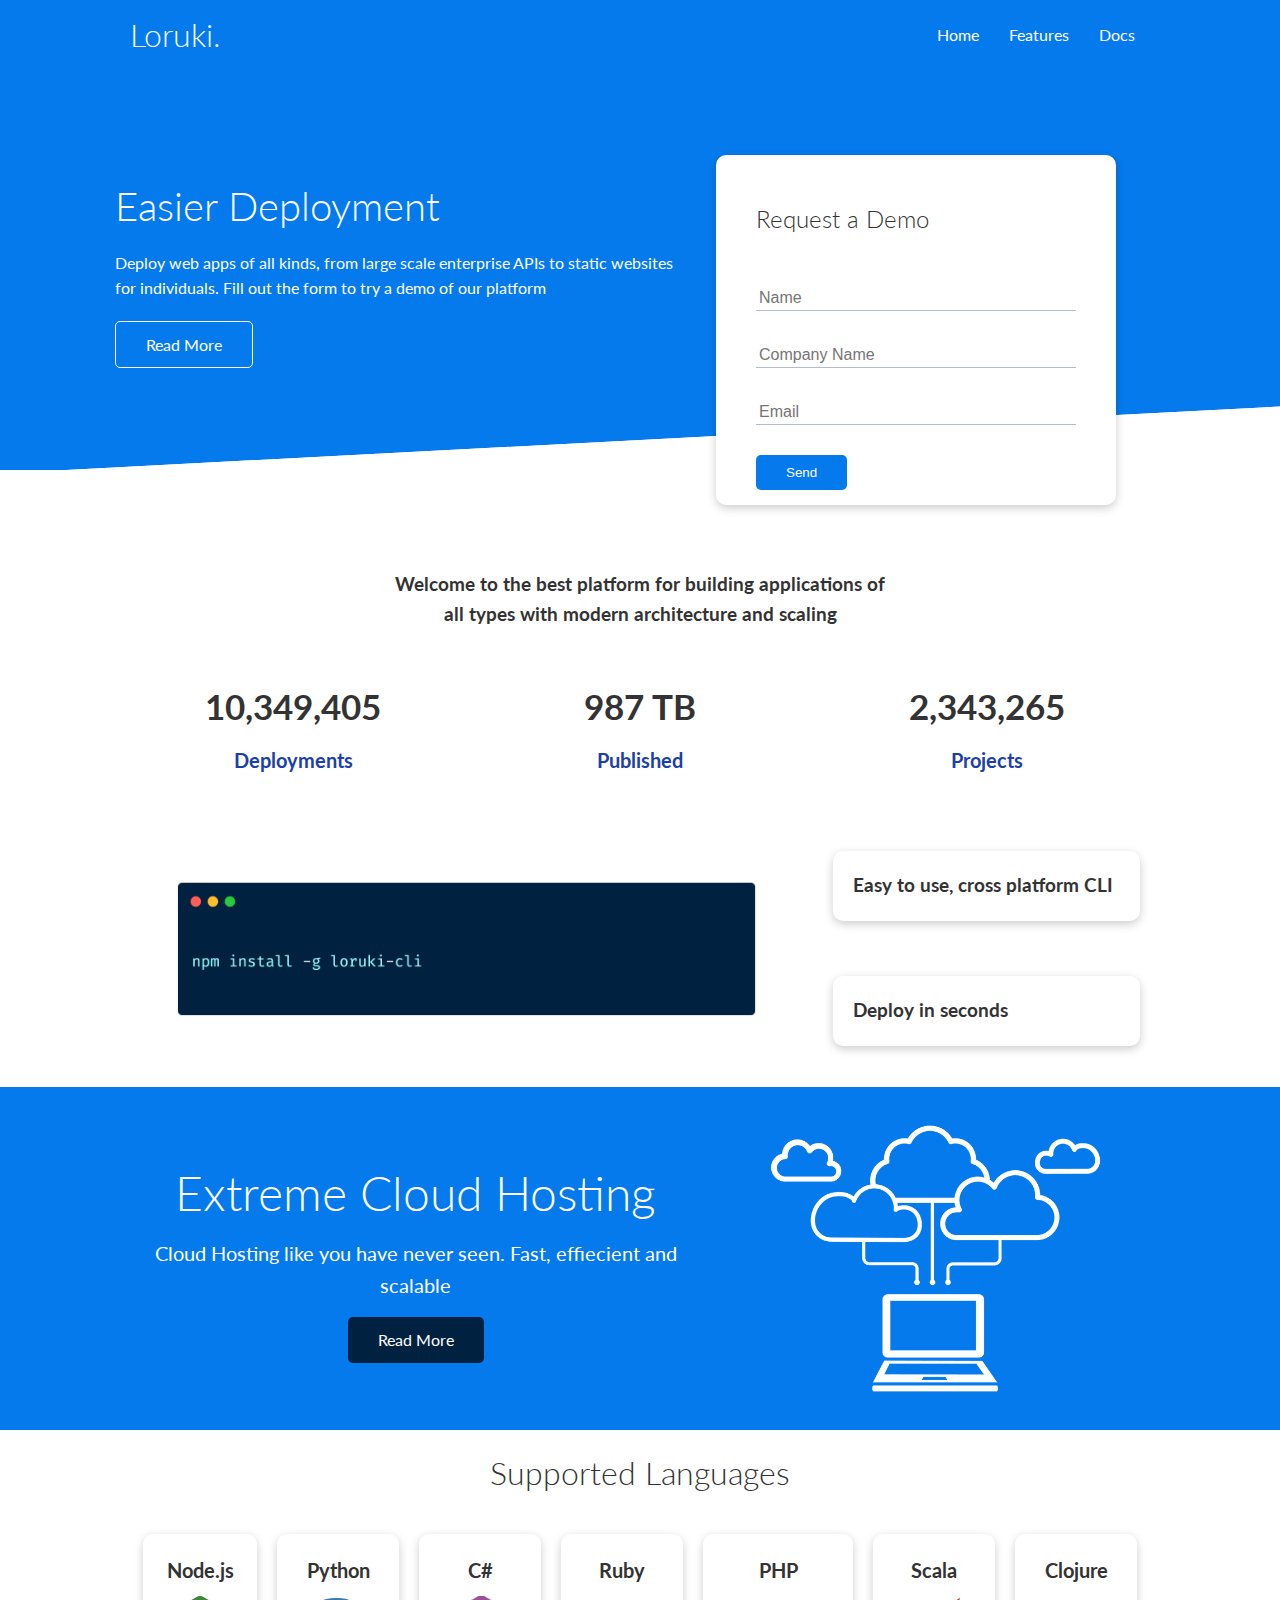
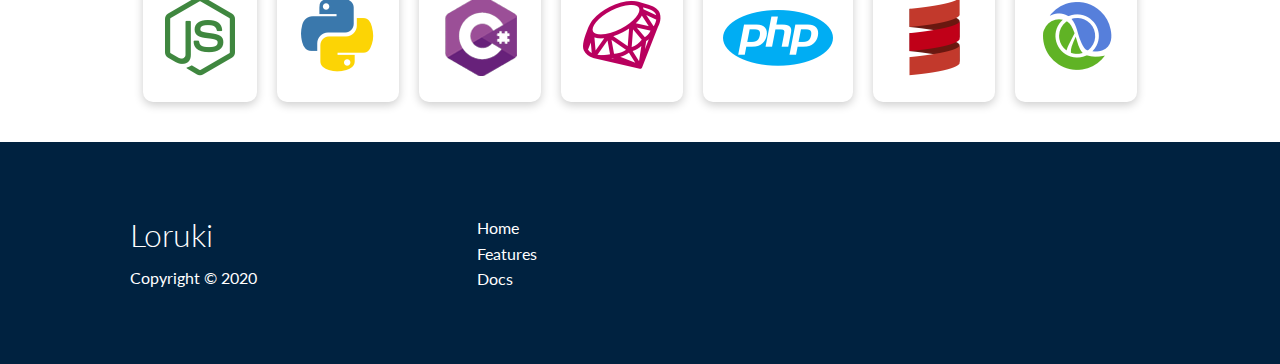
<file: index.html>
<!DOCTYPE html>
<html lang="en">
  <head>
    <meta charset="UTF-8" />
    <meta http-equiv="X-UA-Compatible" content="IE=edge" />
    <meta name="viewport" content="width=device-width, initial-scale=1.0" />
    <link
      rel="stylesheet"
      href="https://cdnjs.cloudflare.com/ajax/libs/font-awesome/5.15.2/css/all.min.css"
      integrity="sha512-HK5fgLBL+xu6dm/Ii3z4xhlSUyZgTT9tuc/hSrtw6uzJOvgRr2a9jyxxT1ely+B+xFAmJKVSTbpM/CuL7qxO8w=="
      crossorigin="anonymous"
    />
    <link rel="stylesheet" href="css/utilities.css" />
    <link rel="stylesheet" href="css/styles.css" />
    <title>Loruki | Cloud Hosting For Everyone</title>
  </head>
  <body>
    <!-- Navbar -->
    <div class="navbar">
      <div class="container flex">
        <h1 class="logo">Loruki.</h1>
        <nav>
          <ul>
            <li>
              <a href="index.html">Home</a>
            </li>
            <li><a href="features.html">Features</a></li>
            <li><a href="docs.html">Docs</a></li>
          </ul>
        </nav>
      </div>
    </div>

    <!-- Showcase -->
    <section class="showcase">
      <div class="container grid">
        <div class="showcase-text">
          <h1>Easier Deployment</h1>
          <p>
            Deploy web apps of all kinds, from large scale enterprise APIs to
            static websites for individuals. Fill out the form to try a demo of
            our platform
          </p>
          <a href="features.html" class="btn btn-outline">Read More</a>
        </div>
        <div class="showcase-form card">
          <h2>Request a Demo</h2>
          <form
            name="contact"
            method="POST"
            netlify-honeypot="bot-field"
            data-netlify="true"
          >
            <input type="hidden" name="form-name" value="contact" />
            <p class="hidden">
              <label
                >Don’t fill this out if you’re human: <input name="bot-field"
              /></label>
            </p>
            <div class="form-control">
              <input type="text" name="name" placeholder="Name" required />
            </div>
            <div class="form-control">
              <input
                type="text"
                name="company"
                placeholder="Company Name"
                required
              />
            </div>
            <div class="form-control">
              <input type="email" name="name" placeholder="Email" required />
            </div>
            <input type="submit" value="Send" class="btn btn-primary" />
          </form>
        </div>
      </div>
    </section>

    <!-- Stats -->

    <section class="stats">
      <div class="container">
        <h3 class="stats-heading text-center my-1">
          Welcome to the best platform for building applications of all types
          with modern architecture and scaling
        </h3>
        <div class="grid grid-3 text-center my-4">
          <div>
            <i class="fas fa-server fa-3x"></i>
            <h3>10,349,405</h3>
            <p class="text-secondary">Deployments</p>
          </div>
          <div>
            <i class="fas fa-upload fa-3x"></i>
            <h3>987 TB</h3>
            <p class="text-secondary">Published</p>
          </div>
          <div>
            <i class="fas fa-project-diagram fa-3x"></i>
            <h3>2,343,265</h3>
            <p class="text-secondary">Projects</p>
          </div>
        </div>
      </div>
    </section>

    <!-- Cli -->
    <section class="cli">
      <div class="container grid">
        <img src="images/cli.png" alt="" />
        <div class="card">
          <h3>Easy to use, cross platform CLI</h3>
        </div>
        <div class="card">
          <h3>Deploy in seconds</h3>
        </div>
      </div>
    </section>
    <!-- Clud -->
    <section class="cloud bg-primary my-2 py-2">
      <div class="container grid">
        <div class="text-center">
          <h2 class="lg">Extreme Cloud Hosting</h2>
          <p class="lead my-1">
            Cloud Hosting like you have never seen. Fast, effiecient and
            scalable
          </p>
          <a href="featuers.html" class="btn btn-dark">Read More</a>
        </div>
        <img src="images/cloud.png" alt="" />
      </div>
    </section>

    <!-- Languages -->
    <section class="languages">
      <h2 class="md text-center my-2">Supported Languages</h2>
      <div class="container flex">
        <div class="card">
          <h4>Node.js</h4>
          <img src="images/logos/node.png" alt="" />
        </div>
        <div class="card">
          <h4>Python</h4>
          <img src="images/logos/python.png" alt="" />
        </div>
        <div class="card">
          <h4>C#</h4>
          <img src="images/logos/csharp.png" alt="" />
        </div>
        <div class="card">
          <h4>Ruby</h4>
          <img src="images/logos/ruby.png" alt="" />
        </div>
        <div class="card">
          <h4>PHP</h4>
          <img src="images/logos/php.png" alt="" />
        </div>
        <div class="card">
          <h4>Scala</h4>
          <img src="images/logos/scala.png" alt="" />
        </div>
        <div class="card">
          <h4>Clojure</h4>
          <img src="images/logos/clojure.png" alt="" />
        </div>
      </div>
    </section>

    <!-- Footer -->
    <footer class="footer bg-dark py-5">
      <div class="container grid grid-3">
        <div>
          <h1>Loruki</h1>
          <p>Copyright &copy; 2020</p>
        </div>
        <nav>
          <ul>
            <li>
              <a href="index.html">Home</a>
            </li>
            <li><a href="features.html">Features</a></li>
            <li><a href="docs.html">Docs</a></li>
          </ul>
        </nav>
        <div class="social">
          <a href="#"><i class="fab fa-github fa-2x"></i></a>
          <a href="#"><i class="fab fa-facebook fa-2x"></i></a>
          <a href="#"><i class="fab fa-instagram fa-2x"></i></a>
          <a href="#"><i class="fab fa-twitter fa-2x"></i></a>
        </div>
      </div>
    </footer>
  </body>
</html>
</file>
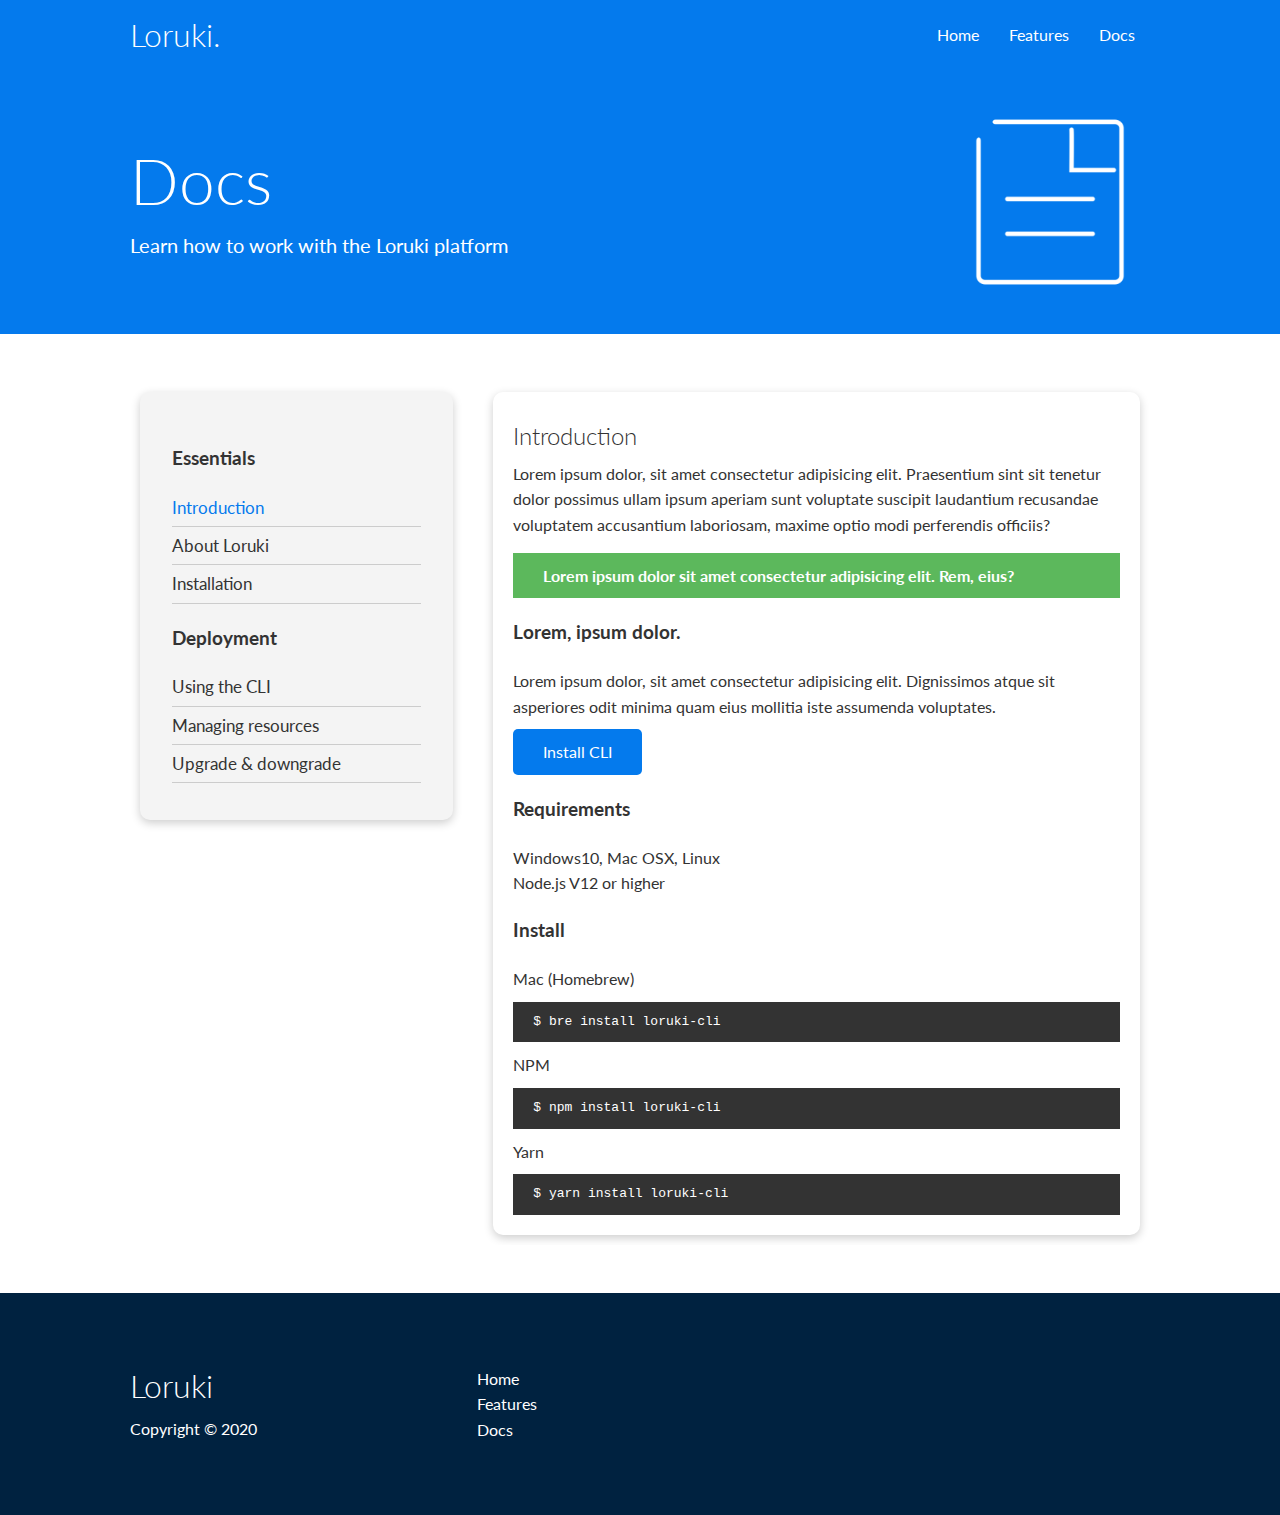
<file: docs.html>
<!DOCTYPE html>
<html lang="en">
  <head>
    <meta charset="UTF-8" />
    <meta http-equiv="X-UA-Compatible" content="IE=edge" />
    <meta name="viewport" content="width=device-width, initial-scale=1.0" />
    <link
      rel="stylesheet"
      href="https://cdnjs.cloudflare.com/ajax/libs/font-awesome/5.15.2/css/all.min.css"
      integrity="sha512-HK5fgLBL+xu6dm/Ii3z4xhlSUyZgTT9tuc/hSrtw6uzJOvgRr2a9jyxxT1ely+B+xFAmJKVSTbpM/CuL7qxO8w=="
      crossorigin="anonymous"
    />
    <link rel="stylesheet" href="css/utilities.css" />
    <link rel="stylesheet" href="css/styles.css" />
    <title>Loruki | Cloud Hosting For Everyone</title>
  </head>
  <body>
    <!-- Navbar -->
    <div class="navbar">
      <div class="container flex">
        <h1 class="logo">Loruki.</h1>
        <nav>
          <ul>
            <li>
              <a href="index.html">Home</a>
            </li>
            <li><a href="features.html">Features</a></li>
            <li><a href="docs.html">Docs</a></li>
          </ul>
        </nav>
      </div>
    </div>

    <!-- Head -->
    <section class="docs-head bg-primary py-3">
      <div class="container grid">
        <div>
          <h1 class="xl">Docs</h1>
          <p class="lead">Learn how to work with the Loruki platform</p>
        </div>
        <img src="images/docs.png" alt="" />
      </div>
    </section>

    <!-- Docs Main -->
    <section class="docs-main my-4">
      <div class="container grid">
        <div class="card bg-light p-3">
          <h3 class="my-2">Essentials</h3>
          <nav>
            <ul>
              <li>
                <a class="text-primary" href="#">Introduction</a>
              </li>
              <li>
                <a href="#">About Loruki</a>
              </li>
              <li>
                <a href="#">Installation</a>
              </li>
            </ul>
          </nav>

          <h3 class="my-2">Deployment</h3>
          <nav>
            <ul>
              <li><a href="#">Using the CLI</a></li>
              <li><a href="#">Managing resources</a></li>
              <li><a href="#">Upgrade & downgrade</a></li>
            </ul>
          </nav>
        </div>
        <div class="card">
          <h2>Introduction</h2>
          <p>
            Lorem ipsum dolor, sit amet consectetur adipisicing elit.
            Praesentium sint sit tenetur dolor possimus ullam ipsum aperiam sunt
            voluptate suscipit laudantium recusandae voluptatem accusantium
            laboriosam, maxime optio modi perferendis officiis?
          </p>
          <div class="alert alert-success">
            <i class="fas fa-info"></i>
            Lorem ipsum dolor sit amet consectetur adipisicing elit. Rem, eius?
          </div>
          <h3>Lorem, ipsum dolor.</h3>
          <p>
            Lorem ipsum dolor, sit amet consectetur adipisicing elit.
            Dignissimos atque sit asperiores odit minima quam eius mollitia iste
            assumenda voluptates.
          </p>
          <a href="#" class="btn btn-primary">Install CLI</a>
          <h3>Requirements</h3>
          <ul>
            <li>Windows10, Mac OSX, Linux</li>
            <li>Node.js V12 or higher</li>
          </ul>
          <h3>Install</h3>
          <p>Mac (Homebrew)</p>
          <pre><code>$ bre install loruki-cli</code></pre>
          <p>NPM</p>
          <pre><code>$ npm install loruki-cli</code></pre>
          <p>Yarn</p>
          <pre><code>$ yarn install loruki-cli</code></pre>
        </div>
      </div>
    </section>

    <!-- Footer -->
    <footer class="footer bg-dark py-5">
      <div class="container grid grid-3">
        <div>
          <h1>Loruki</h1>
          <p>Copyright &copy; 2020</p>
        </div>
        <nav>
          <ul>
            <li>
              <a href="index.html">Home</a>
            </li>
            <li><a href="features.html">Features</a></li>
            <li><a href="docs.html">Docs</a></li>
          </ul>
        </nav>
        <div class="social">
          <a href="#"><i class="fab fa-github fa-2x"></i></a>
          <a href="#"><i class="fab fa-facebook fa-2x"></i></a>
          <a href="#"><i class="fab fa-instagram fa-2x"></i></a>
          <a href="#"><i class="fab fa-twitter fa-2x"></i></a>
        </div>
      </div>
    </footer>
  </body>
</html>
</file>
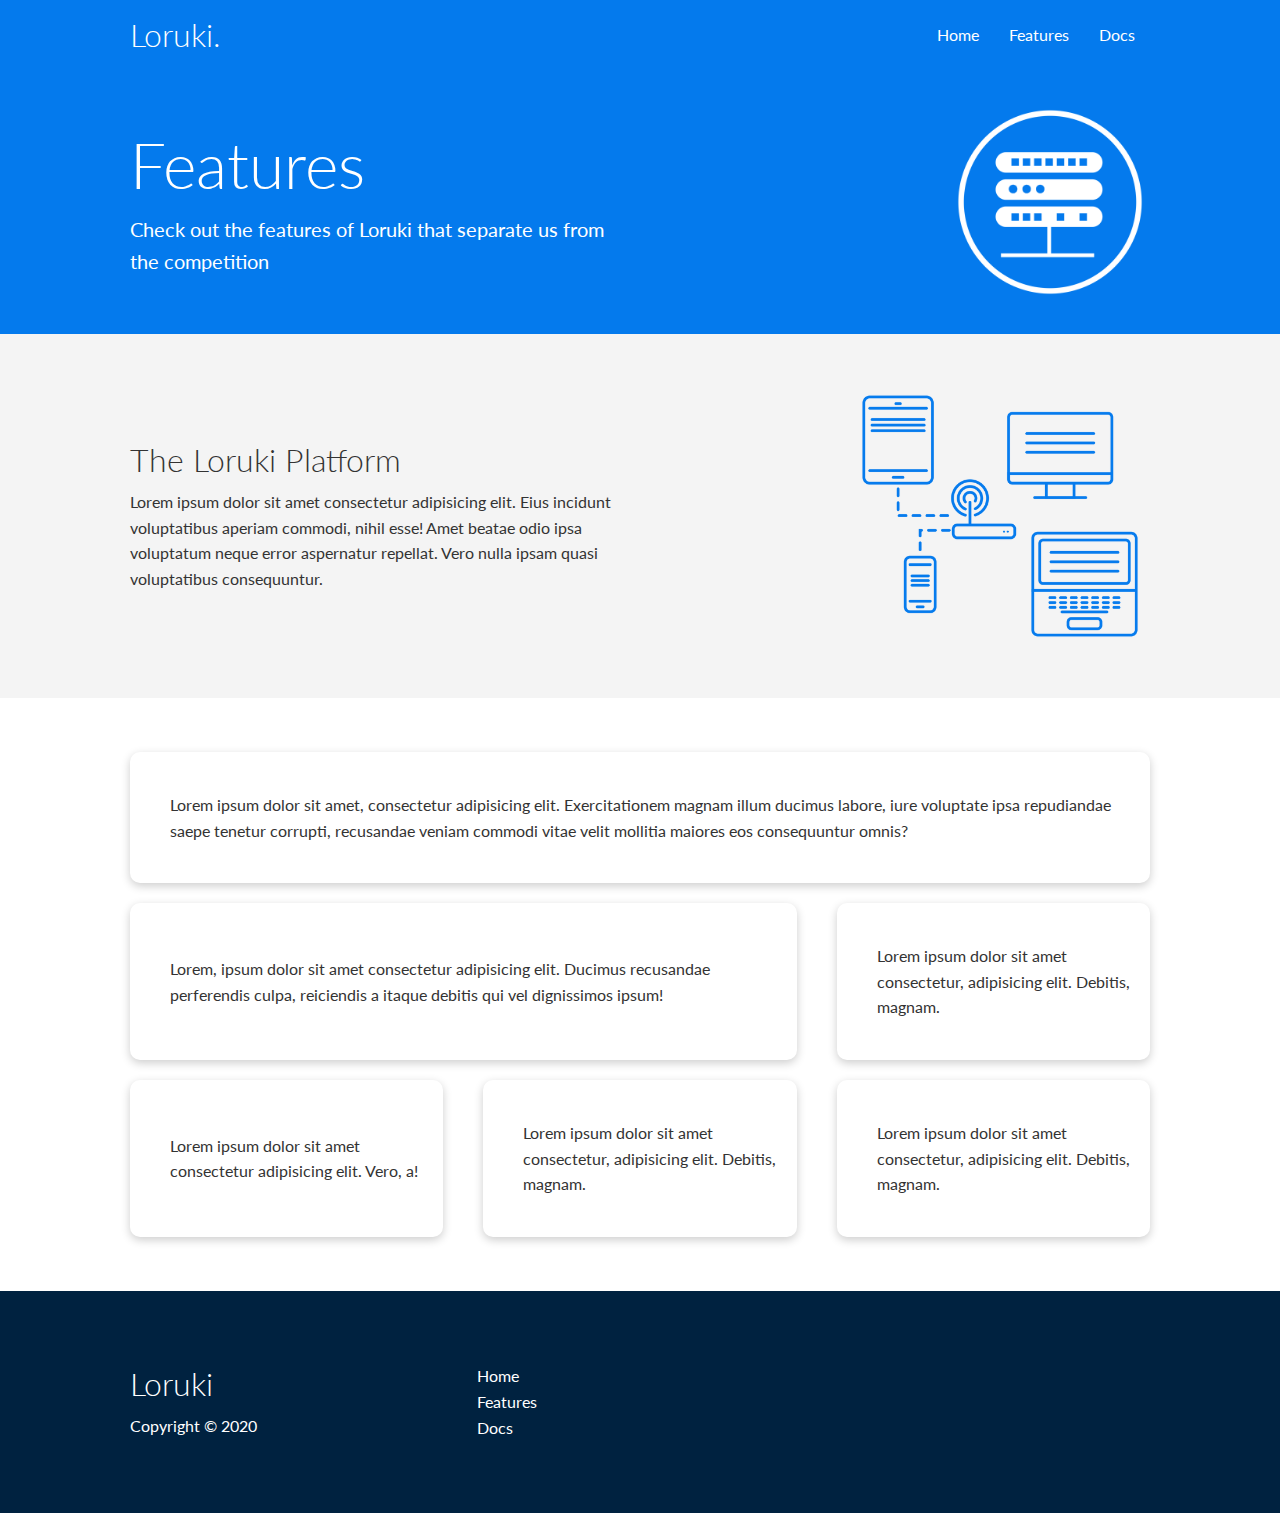
<file: features.html>
<!DOCTYPE html>
<html lang="en">
  <head>
    <meta charset="UTF-8" />
    <meta http-equiv="X-UA-Compatible" content="IE=edge" />
    <meta name="viewport" content="width=device-width, initial-scale=1.0" />
    <link
      rel="stylesheet"
      href="https://cdnjs.cloudflare.com/ajax/libs/font-awesome/5.15.2/css/all.min.css"
      integrity="sha512-HK5fgLBL+xu6dm/Ii3z4xhlSUyZgTT9tuc/hSrtw6uzJOvgRr2a9jyxxT1ely+B+xFAmJKVSTbpM/CuL7qxO8w=="
      crossorigin="anonymous"
    />
    <link rel="stylesheet" href="css/utilities.css" />
    <link rel="stylesheet" href="css/styles.css" />
    <title>Loruki | Cloud Hosting For Everyone</title>
  </head>
  <body>
    <!-- Navbar -->
    <div class="navbar">
      <div class="container flex">
        <h1 class="logo">Loruki.</h1>
        <nav>
          <ul>
            <li>
              <a href="index.html">Home</a>
            </li>
            <li><a href="features.html">Features</a></li>
            <li><a href="docs.html">Docs</a></li>
          </ul>
        </nav>
      </div>
    </div>

    <!-- Head -->
    <section class="features-head bg-primary py-3">
      <div class="container grid">
        <div>
          <h1 class="xl">Features</h1>
          <p class="lead">
            Check out the features of Loruki that separate us from the
            competition
          </p>
        </div>
        <img src="images/server.png" alt="" />
      </div>
    </section>

    <!-- Sub head -->
    <section class="features-sub-head bg-light py-3">
      <div class="container grid">
        <div>
          <h1 class="md">The Loruki Platform</h1>
          <p>
            Lorem ipsum dolor sit amet consectetur adipisicing elit. Eius
            incidunt voluptatibus aperiam commodi, nihil esse! Amet beatae odio
            ipsa voluptatum neque error aspernatur repellat. Vero nulla ipsam
            quasi voluptatibus consequuntur.
          </p>
        </div>
        <img src="images/server2.png" alt="" />
      </div>
    </section>

    <section class="features-main my-2">
      <div class="container grid grid-3">
        <div class="card flex">
          <i class="fas fa-server fa-3x"></i>
          <p>
            Lorem ipsum dolor sit amet, consectetur adipisicing elit.
            Exercitationem magnam illum ducimus labore, iure voluptate ipsa
            repudiandae saepe tenetur corrupti, recusandae veniam commodi vitae
            velit mollitia maiores eos consequuntur omnis?
          </p>
        </div>
        <div class="card flex">
          <i class="fas fa-network-wired fa-3x"></i>
          <p>
            Lorem, ipsum dolor sit amet consectetur adipisicing elit. Ducimus
            recusandae perferendis culpa, reiciendis a itaque debitis qui vel
            dignissimos ipsum!
          </p>
        </div>
        <div class="card flex">
          <i class="fas fa-laptop-code fa-3x"></i>
          <p>
            Lorem ipsum dolor sit amet consectetur, adipisicing elit. Debitis,
            magnam.
          </p>
        </div>
        <div class="card flex">
          <i class="fas fa-database fa-3x"></i>
          <p>
            Lorem ipsum dolor sit amet consectetur adipisicing elit. Vero, a!
          </p>
        </div>
        <div class="card flex">
          <i class="fas fa-power-off fa-3x"></i>
          <p>
            Lorem ipsum dolor sit amet consectetur, adipisicing elit. Debitis,
            magnam.
          </p>
        </div>
        <div class="card flex">
          <i class="fas fa-upload fa-3x"></i>
          <p>
            Lorem ipsum dolor sit amet consectetur, adipisicing elit. Debitis,
            magnam.
          </p>
        </div>
      </div>
    </section>
    <!-- Footer -->
    <footer class="footer bg-dark py-5">
      <div class="container grid grid-3">
        <div>
          <h1>Loruki</h1>
          <p>Copyright &copy; 2020</p>
        </div>
        <nav>
          <ul>
            <li>
              <a href="index.html">Home</a>
            </li>
            <li><a href="features.html">Features</a></li>
            <li><a href="docs.html">Docs</a></li>
          </ul>
        </nav>
        <div class="social">
          <a href="#"><i class="fab fa-github fa-2x"></i></a>
          <a href="#"><i class="fab fa-facebook fa-2x"></i></a>
          <a href="#"><i class="fab fa-instagram fa-2x"></i></a>
          <a href="#"><i class="fab fa-twitter fa-2x"></i></a>
        </div>
      </div>
    </footer>
  </body>
</html>
</file>
<file: css/utilities.css>
.container {
  max-width: 1100px;
  margin: 0 auto;
  overflow: auto;
  padding: 0 40px;
}

.card {
  background-color: #fff;
  color: #333;
  border-radius: 10px;
  box-shadow: 0 3px 10px rgba(0, 0, 0, 0.2);
  padding: 20px;
  margin: 10px;
}

.btn {
  display: inline-block;
  padding: 10px 30px;
  cursor: pointer;
  background-color: var(--primary-color);
  color: #fff;
  border: none;
  border-radius: 5px;
}

.btn-outline {
  background-color: transparent;
  border: 1px #fff solid;
}

.btn:hover {
  transform: scale(0.98);
}
/* Backgrounds & colored buttons */
.bg-primary,
.btn-primary {
  background-color: var(--primary-color);
  color: #fff;
}

.bg-secondary,
.btn-secondary {
  background-color: var(--secondary-color);
  color: #fff;
}

.bg-dark,
.btn-dark {
  background-color: var(--dark-color);
  color: #fff;
}

.bg-light,
.btn-light {
  background-color: var(--light-color);
  color: #333;
}

.bg-primary a,
.btn-primary a,
.bg-secondary a,
.btn-secondary a,
.bg-dark a,
.btn-dark a {
  color: #fff;
}

/* Text colors */
.text-primary {
  color: var(--primary-color);
}

.text-secondary {
  color: var(--secondary-color);
}

.text-dark {
  color: var(--dark-color);
}

.text-light {
  color: var(--light-color);
}

/* Text sizes */
.lead {
  font-size: 20px;
}

.sm {
  font-size: 1rem;
}

.md {
  font-size: 2rem;
}

.lg {
  font-size: 3rem;
}

.xl {
  font-size: 4rem;
}

.text-center {
  text-align: center;
}

/* Alert */
.alert {
  background-color: var(--light-color);
  padding: 10px 20px;
  font-weight: bold;
  margin: 15px 0;
}

.alert i {
  margin-right: 10px;
}

.alert-success {
  background-color: var(--success-color);
  color: #fff;
}

.alert-error {
  background-color: var(--error-color);
  color: #fff;
}

.flex {
  display: flex;
  justify-content: center;
  align-items: center;
  height: 100%;
}

.grid {
  display: grid;
  grid-template-columns: repeat(2, 1fr);
  gap: 20px;
  justify-content: center;
  align-items: center;
  height: 100%;
}

.grid-3 {
  grid-template-columns: repeat(3, 1fr);
}

/* Margin */

.py-1 {
  padding: 1rem 0;
}

.py-2 {
  padding: 1.5rem 0;
}

.py-3 {
  padding: 2rem 0;
}

.py-4 {
  padding: 3rem 0;
}

.py-5 {
  padding: 4rem 0;
}

.p-1 {
  padding: 1rem;
}

.p-2 {
  padding: 1.5rem;
}

.p-3 {
  padding: 2rem;
}

.p-4 {
  padding: 3rem;
}

.p-5 {
  padding: 4rem;
}

/* Padding */

.my-1 {
  margin: 1rem 0;
}

.my-2 {
  margin: 1.5rem 0;
}

.my-3 {
  margin: 2rem 0;
}

.my-4 {
  margin: 3rem 0;
}

.my-5 {
  margin: 4rem 0;
}

.m-1 {
  margin: 1rem;
}

.m-2 {
  margin: 1.5rem;
}

.m-3 {
  margin: 2rem;
}

.m-4 {
  margin: 3rem;
}

.m-5 {
  margin: 4rem;
}
</file>
<file: css/styles.css>
@import url("https://fonts.googleapis.com/css2?family=Lato:wght@300&display=swap");

:root {
  --primary-color: #047aed;
  --secondary-color: #1c3fa8;
  --dark-color: #002240;
  --light-color: #f4f4f4;
  --success-color: #5cb85c;
  --error-color: #d9534f;
}

* {
  box-sizing: border-box;
  padding: 0;
  margin: 0;
}

body {
  font-family: "Lato", sans-serif;
  color: #333;
  line-height: 1.6;
}

ul {
  list-style-type: none;
}

a {
  text-decoration: none;
  color: #333;
}

h1,
h2 {
  font-weight: 300;
  line-height: 1.2;
  margin: 10px 0;
}

p {
  margin: 10px 0;
}

img {
  width: 100%;
}

code,
pre {
  background-color: #333;
  color: #fff;
  padding: 10px;
}

.hidden {
  visibility: hidden;
  height: 0;
}

/* Navbar Styling */

.navbar {
  background-color: var(--primary-color);
  color: #fff;
  height: 70px;
}

.navbar ul {
  display: flex;
}

.navbar a {
  color: #fff;
  padding: 10px;
  margin: 0 5px;
}

.navbar a:hover {
  border-bottom: 2px #fff solid;
}

.navbar .flex {
  justify-content: space-between;
}

/* Showcase */
.showcase {
  height: 400px;
  background-color: var(--primary-color);
  color: #fff;
  position: relative;
}

.showcase h1 {
  font-size: 40px;
}

.showcase p {
  margin: 20px 0;
}

.showcase .grid {
  overflow: visible;
  grid-template-columns: 55% 45%;
  gap: 30px;
}

.showcase-form {
  position: relative;
  top: 60px;
  height: 350px;
  width: 400px;
  padding: 40px;
  z-index: 100;
  animation: slideInFromRight 1s ease-in;
}

.showcase-text {
  animation: slideInFromLeft 1s ease-in;
}

.showcase-form .form-control {
  margin: 30px 0;
}

.showcase-form input[type="text"],
.showcase-form input[type="email"] {
  border: 0;
  border-bottom: 1px solid #b4becb;
  width: 100%;
  padding: 3px;
  font-size: 16px;
}

.showcase-form input:focus {
  outline: none;
}

.showcase::before,
.showcase::after {
  content: "";
  position: absolute;
  height: 100px;
  bottom: -70px;
  right: 0;
  left: 0;
  background-color: #fff;
  transform: skewY(-3deg);
  -webkit-transform: skewY(-3deg);
  -moz-transform: skewY(-3deg);
  -ms-transform: skewY(-3deg);
}

/* Stats */

.stats {
  padding-top: 100px;
  animation: slideInFromBottom 1s ease-in;
}

.stats-heading {
  max-width: 500px;
  margin: auto;
}

.stats .grid h3 {
  font-size: 35px;
}

.stats .grid p {
  font-size: 20px;
  font-weight: bold;
}

/* CLI */
.cli .grid {
  grid-template-columns: repeat(3, 1fr);
  grid-template-rows: repeat(2, 1fr);
}

.cli .grid > *:first-child {
  grid-column: 1 / span 2;
  grid-row: 1 / span 2;
}

/* Cloud */
.cloud .grid {
  grid-template-columns: 4fr 3fr;
}

/* Languages */
.languages .flex {
  flex-wrap: wrap;
}
.languages .card {
  text-align: center;
  margin: 18px 10px 40px;
  transition: transform 0.2s ease-in;
}

.languages .card h4 {
  font-size: 20px;
  margin-bottom: 10px;
}

.languages .card:hover {
  transform: translateY(-15px);
}

/* Features */
.features-head img,
.docs-head img {
  width: 200px;
  justify-self: flex-end;
}
.features-sub-head img {
  width: 300px;
  justify-self: flex-end;
}

.features-main .card > i {
  margin-right: 20px;
}

.features-main .grid {
  padding: 30px;
}

.features-main .grid > *:first-child {
  grid-column: 1 / span 3;
}

.features-main .grid > *:nth-child(2) {
  grid-column: 1 / span 2;
}

/* Docs */
.docs-main h3 {
  margin: 20px 0;
}

.docs-main .grid {
  grid-template-columns: 1fr 2fr;
  align-items: flex-start;
}

.docs-main nav li {
  font-size: 17px;
  padding-bottom: 5px;
  margin-bottom: 5px;
  border-bottom: 1px #ccc solid;
}

.docs-main a:hover {
  font-weight: bold;
}

/* Footer */
.footer .social a {
  margin: 0 10px;
}

/* Animations */
@keyframes slideInFromLeft {
  0% {
    transform: translateX(-100%);
  }

  100% {
    transform: translateX(0);
  }
}

@keyframes slideInFromRight {
  0% {
    transform: translateX(100%);
  }

  100% {
    transform: translateX(0);
  }
}

@keyframes slideInFromTop {
  0% {
    transform: translateY(-100%);
  }

  100% {
    transform: translateX(0);
  }
}

@keyframes slideInFromBottom {
  0% {
    transform: translateY(100%);
  }

  100% {
    transform: translateX(0);
  }
}

/* Tablets and under */
@media (max-width: 768px) {
  .grid,
  .showcase .grid,
  .stats .grid,
  .cli .grid,
  .cloud .grid,
  .features-main .grid,
  .docs-main .grid {
    grid-template-columns: 1fr;
    grid-template-rows: 1fr;
  }

  .showcase {
    height: auto;
  }
  .showcase-text {
    text-align: center;
    margin-top: 40px;
    animation: slideInFromTop 1s ease-in;
  }

  .showcase-form {
    justify-self: center;
    margin: auto;
    animation: slideInFromBottom 1s ease-in;
  }
  .cli .grid > *:first-child {
    grid-column: 1;
    grid-row: 1;
  }

  .features-head,
  .features-sub-head,
  .docs-head {
    text-align: center;
  }

  .features-head img,
  .features-sub-head img,
  .docs-head img {
    justify-self: center;
  }

  .features-main .grid > *:first-child,
  .features-main .grid > :nth-child(2) {
    grid-column: 1;
  }
}

/* Mobile */
@media (max-width: 500px) {
  .navbar {
    height: 110px;
  }

  .navbar .flex {
    flex-direction: column;
  }

  .navbar ul {
    padding: 10px;
    background-color: rgba(0, 0, 0, 0.1);
  }
}
</file>
